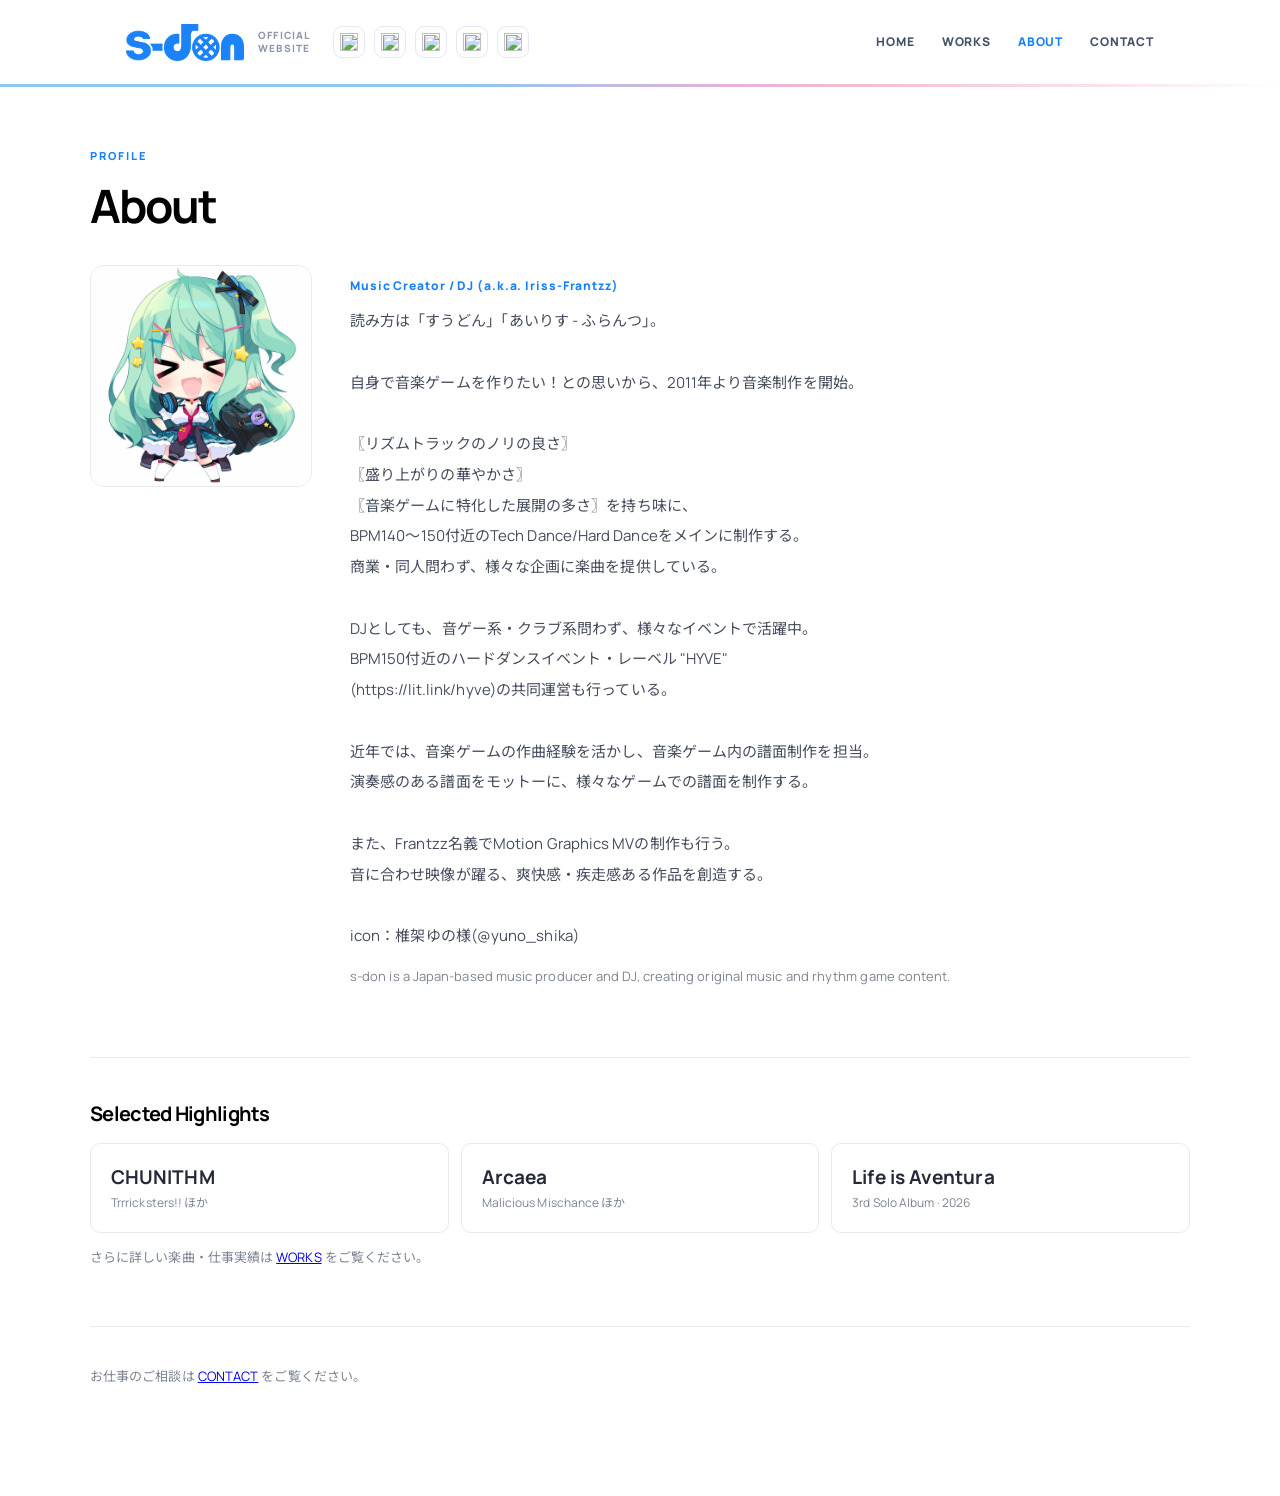
<file: about.html>
<!doctype html><html lang="ja"><head><meta charset="utf-8"><meta name="viewport" content="width=device-width, initial-scale=1"><title>ABOUT | s-don</title><meta name="description" content="s-donのプロフィール・主な実績・お問い合わせ"><link rel="preconnect" href="https://fonts.googleapis.com"><link rel="preconnect" href="https://fonts.gstatic.com" crossorigin><link href="https://fonts.googleapis.com/css2?family=Manrope:wght@400;500;600;700;800&family=Noto+Sans+JP:wght@400;500;600;700&display=swap" rel="stylesheet"><link rel="stylesheet" href="shared-design.css"></head><body><div id="shared-header"></div><main class="about-main"><p class="about-eyebrow">PROFILE</p><h1>About</h1><section class="about-intro"><img class="about-avatar" id="aboutPhoto" src="assets/sdon-about-avatar.png" alt="s-don プロフィール画像"><div><p class="about-role" id="aboutHeadline">MUSIC PRODUCER / DJ</p><div id="aboutBio" class="about-text"></div><p id="aboutBioEn" class="about-note" lang="en"></p></div></section><section class="about-section"><h2>Selected Highlights</h2><div class="about-facts"><div class="about-fact"><strong>CHUNITHM</strong><span>Trrricksters!! ほか</span></div><div class="about-fact"><strong>Arcaea</strong><span>Malicious Mischance ほか</span></div><div class="about-fact"><strong>Life is Aventura</strong><span>3rd Solo Album · 2026</span></div></div><p class="about-note">さらに詳しい楽曲・仕事実績は <a href="works.html">WORKS</a> をご覧ください。</p></section><section class="about-section"><p class="about-note">お仕事のご相談は <a href="contact.html">CONTACT</a> をご覧ください。</p></section></main><script src="content.js" defer></script><script src="site-header.js" defer></script><script defer>
(function(){
 const render=()=>{
 const a=window.SDON_CONTENT?.about||{};
 const put=(id,val)=>{const e=document.getElementById(id);if(e)e.textContent=val||''};
 put('aboutHeadline',a.headline);put('aboutBio',a.bio);put('aboutBioEn',a.bio_en);
 const image=document.getElementById('aboutPhoto');
 if(image&&a.photo&&/^(assets\/uploads\/|assets\/sdon-about-avatar\.png|https:\/\/)/.test(a.photo))image.src=a.photo;
 };
 window.addEventListener('sdon:content-ready',render);
 if(window.SDON_CONTENT)render();
})();
</script></body></html>
</file>
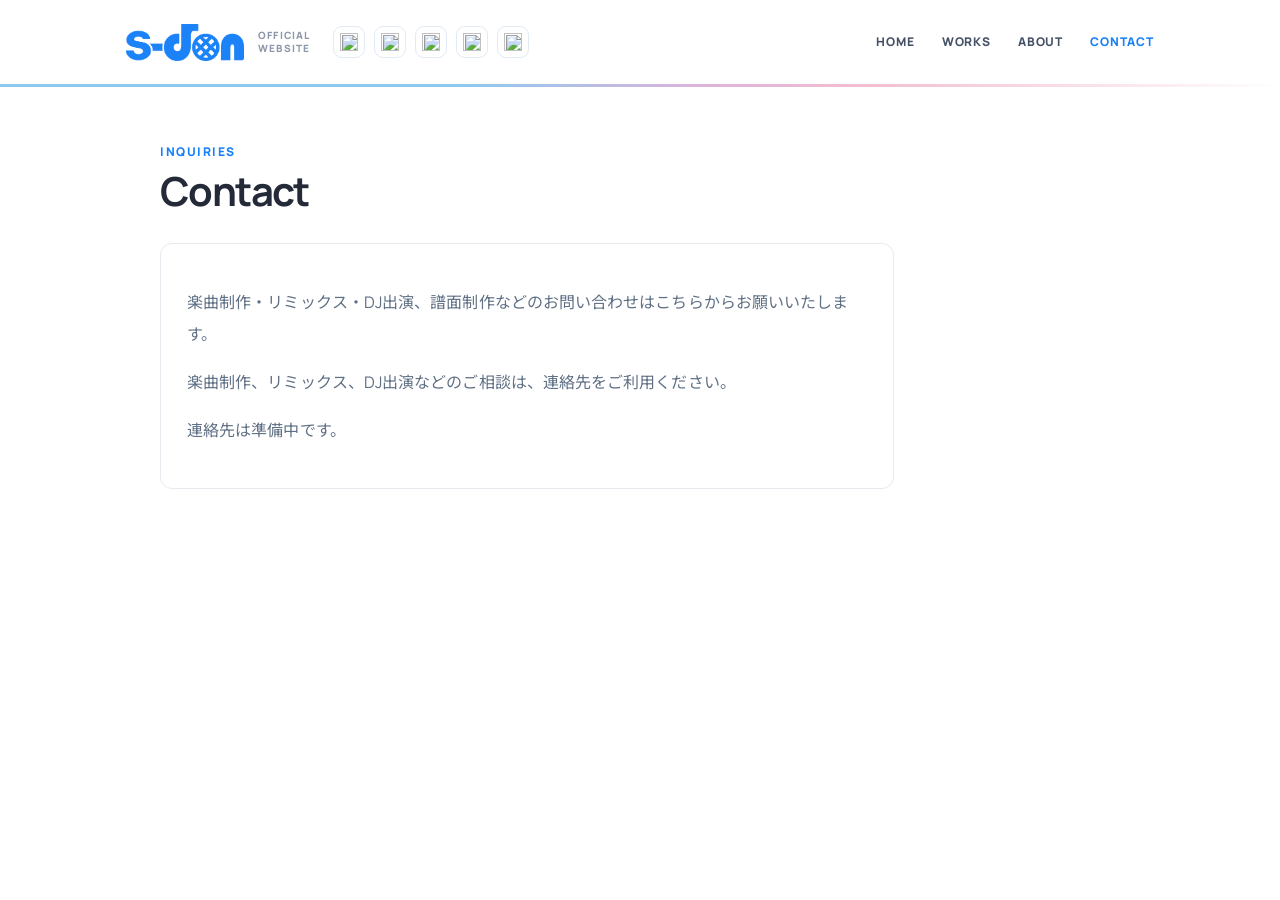
<file: contact.html>
<!doctype html><html lang="ja"><head><meta charset="utf-8"><meta name="viewport" content="width=device-width,initial-scale=1"><title>CONTACT | s-don</title><link rel="preconnect" href="https://fonts.googleapis.com"><link href="https://fonts.googleapis.com/css2?family=Manrope:wght@400;500;600;700;800&family=Noto+Sans+JP:wght@400;500;600;700&display=swap" rel="stylesheet"><link rel="stylesheet" href="shared-design.css"><style>main{max-width:960px;margin:auto;padding:56px 28px 110px;color:#252a39}h1{font-size:40px;letter-spacing:-.04em;margin:3px 0 25px}.kicker{color:#1680f8;font-size:12px;font-weight:800;letter-spacing:.13em}.contact-box{border:1px solid #e8eaf0;border-radius:12px;padding:26px;line-height:2;max-width:680px}.contact-link{color:#1680f8;font-weight:700;overflow-wrap:anywhere}p{color:#607085}@media(max-width:700px){main{padding:34px 17px 90px}h1{font-size:31px}.contact-box{padding:18px}}</style></head><body><div id="shared-header"></div><main><div class="kicker">INQUIRIES</div><h1>Contact</h1><div class="contact-box"><p>楽曲制作・リミックス・DJ出演、譜面制作などのお問い合わせはこちらからお願いいたします。</p><p id="contactNote"></p><a class="contact-link" id="contactEmail" hidden></a><p id="contactFallback">連絡先は準備中です。</p></div></main><script src="content.js" defer></script><script src="site-header.js" defer></script><script>window.addEventListener('sdon:content-ready',()=>{const a=window.SDON_CONTENT?.about||{};const n=document.getElementById('contactNote');n.textContent=a.contact_note||'';const e=document.getElementById('contactEmail');if(a.email&&/^[^@\s]+@[^@\s]+\.[^@\s]+$/.test(a.email)){e.href='mailto:'+a.email;e.textContent=a.email;e.hidden=false;document.getElementById('contactFallback').hidden=true;}});</script></body></html>
</file>
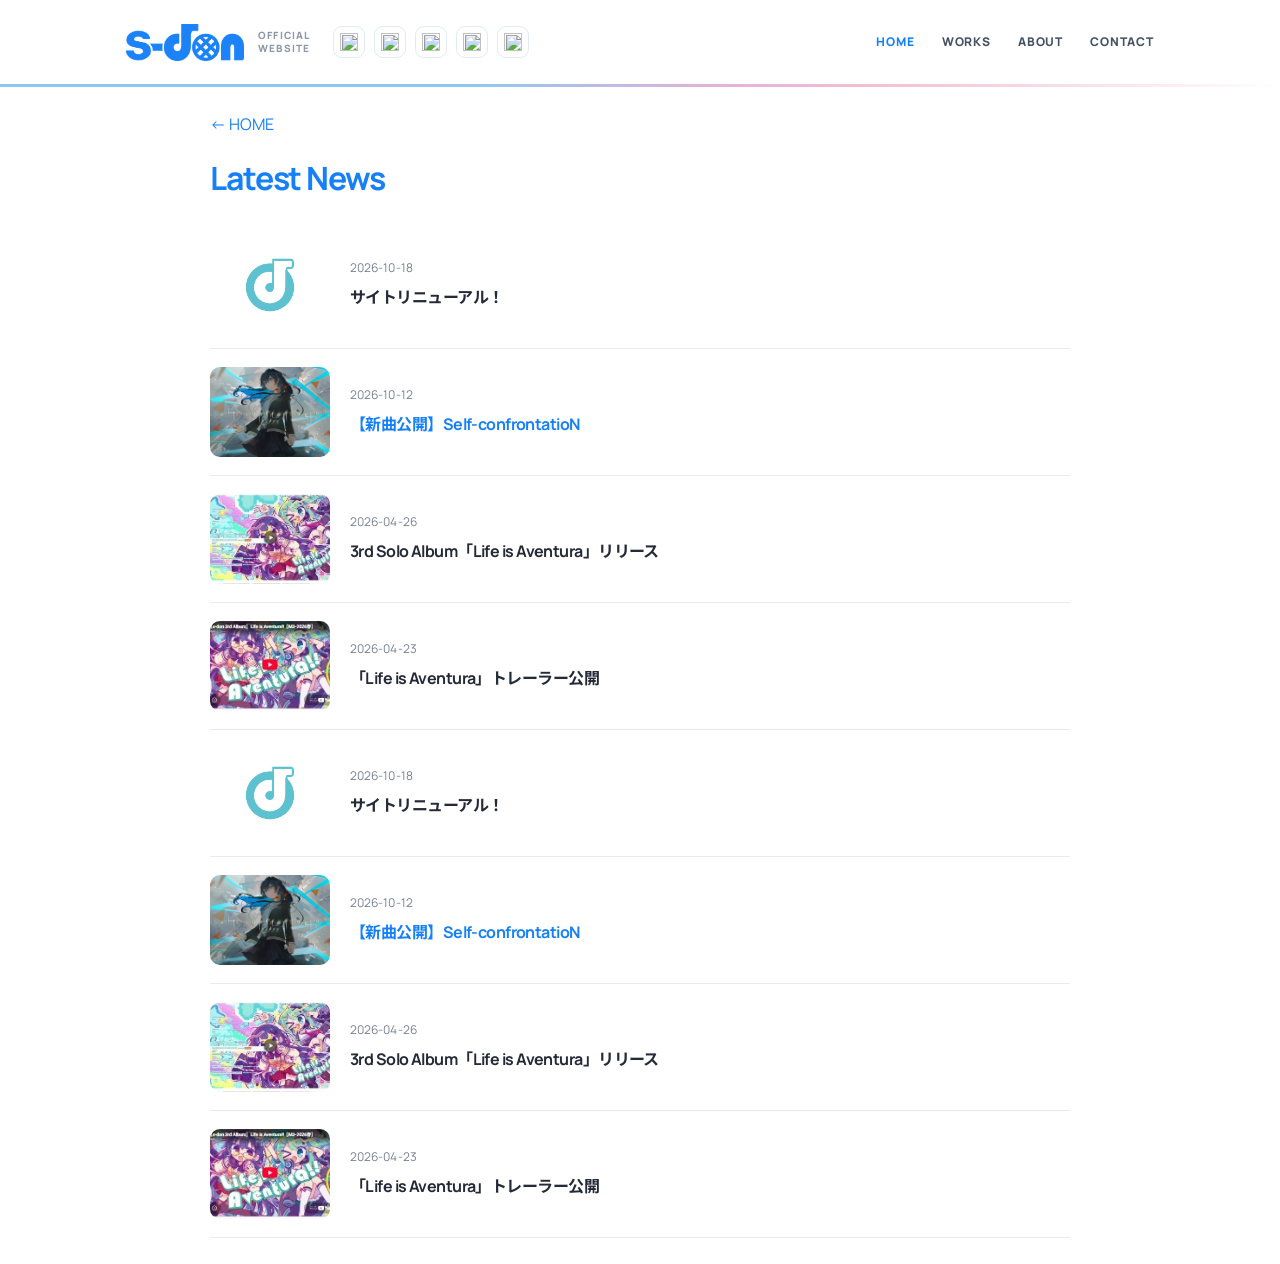
<file: news.html>
<!doctype html><html lang="ja"><head><meta charset="utf-8"><meta name="viewport" content="width=device-width,initial-scale=1"><title>NEWS | s-don</title><style>body{margin:0;background:#fff;color:#252a39;font-family:system-ui,-apple-system,sans-serif}main{max-width:860px;margin:auto;padding:26px 22px}h1{color:#1680f8}a{color:#1680f8;text-decoration:none}.entry{display:flex;gap:20px;align-items:center;border-bottom:1px solid #e8eaf0;padding:18px 0}.entry img{width:120px;height:90px;object-fit:cover;border-radius:10px}.entry time{color:#777f90;font-size:12px}.entry h2{font-size:16px;margin:7px 0}@media(max-width:500px){.entry img{width:95px;height:80px}.entry{gap:12px}}</style><script src="content.js" defer></script><script defer>window.addEventListener('sdon:content-ready',()=>{const box=document.querySelector('#entries');for(const item of window.SDON_CONTENT.news.slice().sort((a,b)=>String(b.date).localeCompare(String(a.date)))){const row=document.createElement('article');row.className='entry';const img=document.createElement('img');img.src=item.image||'assets/release.jpg';img.alt='';const content=document.createElement('div');const date=document.createElement('time');date.textContent=item.date;const h=document.createElement('h2');if(item.url){const a=document.createElement('a');a.href=item.url;a.textContent=item.title;h.append(a)}else{h.textContent=item.title}content.append(date,h);row.append(img,content);box.append(row)}});</script><link rel="preconnect" href="https://fonts.googleapis.com"><link rel="preconnect" href="https://fonts.gstatic.com" crossorigin><link href="https://fonts.googleapis.com/css2?family=Manrope:wght@400;500;600;700;800&family=Noto+Sans+JP:wght@400;500;600;700&display=swap" rel="stylesheet">
<link rel="stylesheet" href="shared-design.css"></head><body><div id="shared-header"></div><main><a href="./">← HOME</a><h1>Latest News</h1><div id="entries"></div></main><script src="content.js"></script><script src="site-header.js"></script></body></html>
</file>
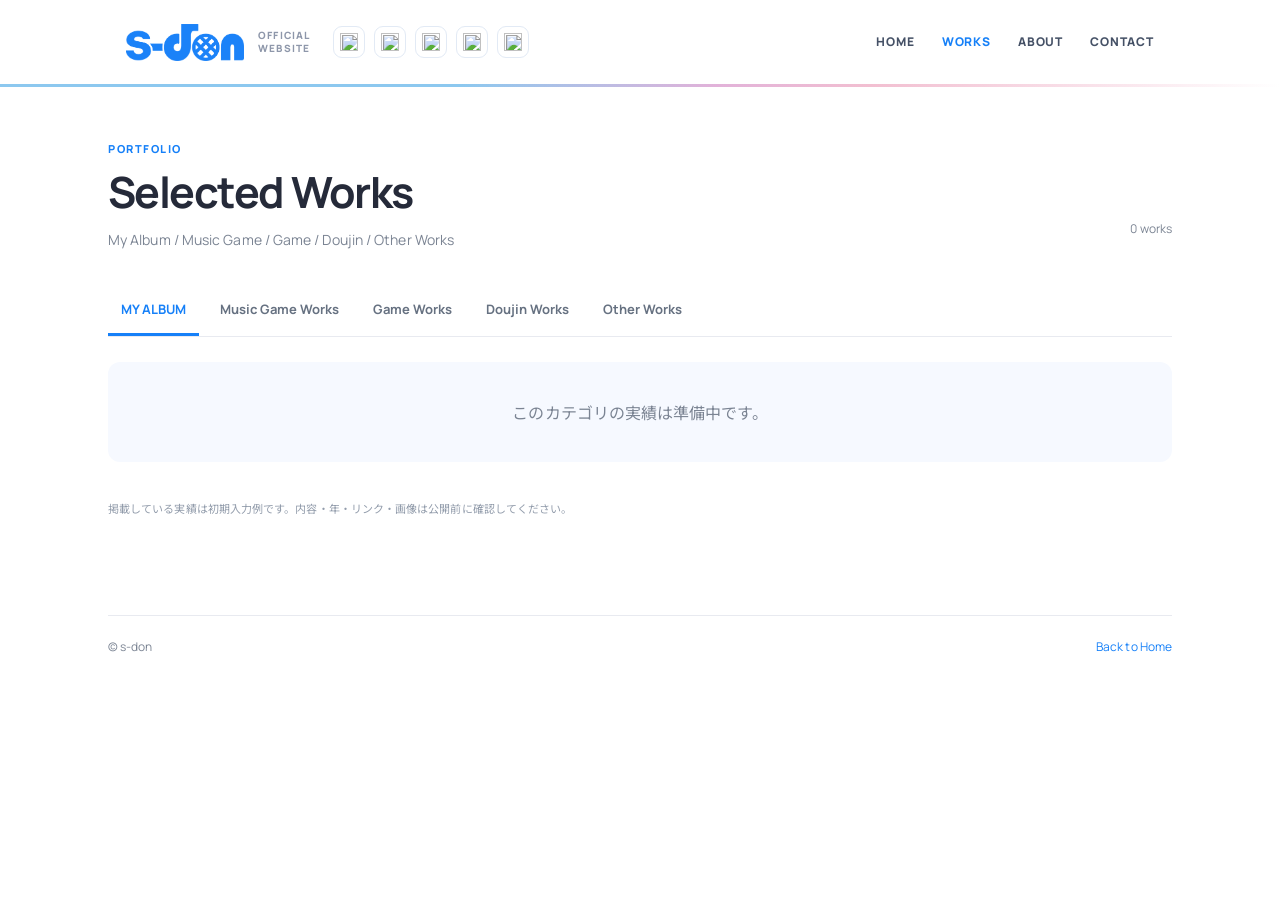
<file: works.html>
<!doctype html>
<html lang="ja"><head><meta charset="utf-8"><meta name="viewport" content="width=device-width,initial-scale=1">
<meta name="theme-color" content="#ffffff"><title>WORKS | s-don</title><meta name="description" content="s-donの音楽ゲーム・ゲーム・その他の制作実績">
<link rel="stylesheet" href="works.css"><link rel="preconnect" href="https://fonts.googleapis.com"><link rel="preconnect" href="https://fonts.gstatic.com" crossorigin><link href="https://fonts.googleapis.com/css2?family=Manrope:wght@400;500;600;700;800&family=Noto+Sans+JP:wght@400;500;600;700&display=swap" rel="stylesheet">
<link rel="stylesheet" href="shared-design.css"></head>
<body>
<div id="shared-header"></div>
<main class="main"><div class="heading"><div><p class="eyebrow">PORTFOLIO</p><h1>Selected Works</h1><p class="intro">My Album / Music Game / Game / Doujin / Other Works</p></div><p class="summary" id="total"></p></div>
<div class="tabs" role="tablist" aria-label="実績カテゴリ"><button type="button" class="tab" data-category="album" role="tab" aria-selected="true">MY ALBUM</button><button type="button" class="tab" data-category="rhythm" role="tab" aria-selected="false">Music Game Works</button><button type="button" class="tab" data-category="game" role="tab" aria-selected="false">Game Works</button><button type="button" class="tab" data-category="doujin" role="tab" aria-selected="false">Doujin Works</button><button type="button" class="tab" data-category="other" role="tab" aria-selected="false">Other Works</button></div>
<section id="gallery" aria-live="polite" aria-label="制作実績一覧"></section><p class="note">掲載している実績は初期入力例です。内容・年・リンク・画像は公開前に確認してください。</p></main>
<footer><span>© s-don</span><a href="./">Back to Home</a></footer>
<script src="content.js"></script><script src="works.js?v=17"></script>
<script src="site-header.js"></script></body></html>
</file>
<file: shared-design.css>
/* Shared visual identity: HOME + WORKS */
:root{--ui-font:"Manrope","Noto Sans JP",system-ui,-apple-system,sans-serif}
body{font-family:var(--ui-font)!important;font-weight:400;letter-spacing:.005em}
h1,h2,h3,.section-head h2,.work-title{font-family:var(--ui-font);letter-spacing:-.035em}
.site-header{height:auto!important;min-height:84px;border-bottom:1px solid #e8eaf0!important;background:#fff}
.site-header .header-inner{max-width:1100px!important;min-height:84px!important;height:auto!important;margin:auto!important;padding:13px 36px!important;display:flex!important;flex-wrap:nowrap!important;align-items:center!important;justify-content:space-between!important;gap:22px!important}
.site-header .brand-social{display:flex;align-items:center;min-width:0;gap:22px;flex:1}
.site-header .brand-identity{display:flex;align-items:center;gap:14px;flex:0 0 auto}
.site-header .brand img{display:block;width:118px;height:auto}
.site-header .brand-caption{font-size:10px;letter-spacing:.12em;line-height:1.35;color:#8e97aa;font-weight:700;white-space:nowrap}
.site-header .social-top{display:flex;align-items:center;gap:9px}
.site-header .social-icon{height:32px;width:32px;display:inline-flex;align-items:center;justify-content:center;border:1px solid #e2eaf5;border-radius:9px;background:#fff}
.site-header .social-icon .brand-icon-image{width:18px;height:18px;object-fit:contain;display:block}
.site-header .nav{display:flex!important;flex:0 0 auto;align-items:center!important;justify-content:flex-end!important;gap:27px!important;border:0!important;padding:0!important;font-size:12px!important;font-weight:700;letter-spacing:.07em}
.site-header .nav a{color:#455166;width:auto!important;height:auto!important;border:0!important;background:transparent!important;padding:7px 0!important;white-space:nowrap}
.site-header .nav a[aria-current=page]{color:#1680f8}
.site-header .nav a:hover{color:#1680f8}
@media(max-width:700px){
 .site-header .header-inner{padding:12px 16px 11px!important;display:flex!important;flex-direction:column!important;align-items:stretch!important;gap:8px!important}
 .site-header .brand-social{width:100%;flex-direction:row!important;justify-content:space-between;gap:8px!important;align-items:center}
 .site-header .brand-identity{gap:7px}.site-header .brand img{width:100px}
 .site-header .brand-caption{font-size:8px;max-width:58px;white-space:normal}
 .site-header .social-top{gap:3px}.site-header .social-icon{width:28px;min-width:28px;height:30px;border:0;padding:3px}
 .site-header .social-icon .brand-icon-image{height:21px;width:21px}
 .site-header .nav{align-self:flex-end!important;width:auto!important;gap:17px!important;font-size:11px!important;letter-spacing:.04em!important;justify-content:flex-end!important}
 .site-header .nav a{padding:3px 0!important}
}
@media(max-width:360px){.site-header .brand img{width:88px}.site-header .social-icon{width:25px;min-width:25px}.site-header .social-icon .brand-icon-image{width:18px;height:18px}.site-header .nav{gap:12px!important}}

/* v7: one shared header component, identical across routes */
.site-header .header-inner{box-sizing:border-box!important}
.site-header .nav a[aria-current="page"]{color:#1680f8!important}
.site-header .brand-social{margin:0!important}
.site-header .brand-identity{margin:0!important}
.site-header .social-top{margin:0!important}
.site-header .social-icon img{display:block;width:18px;height:18px;object-fit:contain}
@media(max-width:700px){.site-header .header-inner{flex-direction:column!important;align-items:stretch!important}.site-header .nav{align-self:flex-end!important;justify-content:flex-end!important}.site-header .brand-social{width:100%}}
/* Accessible News overlay */
.news-dialog{width:min(760px,calc(100vw - 28px));max-height:min(85vh,860px);padding:0;border:1px solid #e0e9f6;border-radius:14px;box-shadow:0 25px 80px #16243b45;overflow:hidden;background:#fff;color:#252a39}
.news-dialog::backdrop{background:#17243a8a;backdrop-filter:blur(3px)}
.news-dialog-head{display:flex;justify-content:space-between;align-items:center;padding:20px 24px;border-bottom:1px solid #e8eaf0}.news-dialog-head h2{margin:0;font-size:22px}.news-close{border:0;border-radius:8px;background:#f1f5fc;color:#252a39;font-size:24px;width:40px;height:40px;cursor:pointer}.news-dialog-list{max-height:calc(85vh - 82px);overflow-y:auto;padding:10px 24px 22px}.news-popup-item{display:grid;grid-template-columns:115px minmax(0,1fr);gap:16px;align-items:center;border-bottom:1px solid #e8eaf0;padding:14px 0}.news-popup-item img{width:115px;aspect-ratio:16/9;object-fit:cover;border-radius:9px}.news-popup-item time{font-size:11px;color:#7b8493}.news-popup-item h3{font-size:14px;line-height:1.5;margin:6px 0}.news-popup-item a{color:#1680f8;font-size:12px}.news-dialog button:focus-visible,.news-dialog a:focus-visible{outline:2px solid #1680f8;outline-offset:3px}
@media(max-width:700px){.news-dialog-head{padding:14px 16px}.news-dialog-list{padding:8px 16px 18px}.news-popup-item{grid-template-columns:100px minmax(0,1fr);gap:12px}.news-popup-item img{width:100px}.news-popup-item h3{font-size:12px}}

/* Official Amazon Music asset is white: show against dark backing */
.service-icon.amazon{background:#20252c;padding:3px;border-radius:5px;width:30px;height:26px}
.service-icon.amazon img{width:24px!important;height:20px!important;object-fit:contain}
.more-link{border:0;background:none;padding:4px 0;cursor:pointer;font-family:inherit}.more-link:hover{text-decoration:underline}


/* v8: common PC header alignment and rainbow divider */
#shared-header { width: 100%; display: block; }
#shared-header .site-header {
  width: 100%;
  margin: 0 !important;
  padding: 0 !important;
  border-bottom: 0 !important;
  box-sizing: border-box;
}
#shared-header .header-inner {
  width: 100%;
  max-width: 1100px !important;
  min-height: 84px !important;
  padding: 13px 36px !important;
  margin: 0 auto !important;
  box-sizing: border-box;
}
#shared-header .brand-social { flex: 1 1 auto; min-width: 0; }
#shared-header .nav { margin-left: auto !important; }
#shared-header .pink-stripe {
  display: block !important;
  width: 100%;
  height: 3px !important;
  border: 0;
  margin: 0 !important;
  background: linear-gradient(90deg,
    #8cc8ef 0%, #8cc8ef 36%, #e2b2d9 56%,
    #f2bfd1 68%, transparent 100%) !important;
}
@media (max-width: 700px) {
  #shared-header .header-inner {
    min-height: 0 !important;
    padding: 12px 16px 11px !important;
  }
}

/* VIDEO: URL controlled from CMS, 16:9 both devices */
.featured-video{max-width:1100px;margin:26px auto 0;padding:0 36px;box-sizing:border-box}
.featured-video-inner{max-width:780px;margin:auto;aspect-ratio:16/9;position:relative;border-radius:12px;overflow:hidden;background:#10151f}
.featured-video-inner iframe,.video-poster,.video-poster img{display:block;width:100%;height:100%;border:0}
.video-poster{cursor:pointer;position:relative;padding:0;background:#10151f}.video-poster img{object-fit:cover}.video-play{position:absolute;left:50%;top:50%;transform:translate(-50%,-50%);background:#e43f52;color:#fff;border-radius:13px;padding:13px 20px;font-size:24px;box-shadow:0 8px 22px #1118}.video-poster:focus-visible{outline:3px solid #1680f8;outline-offset:-3px}
@media(max-width:700px){.featured-video{padding:0 15px;margin-top:16px}.featured-video-inner{border-radius:9px}}
/* Amazon branding: recognizable wordmark alongside service label, not an unapproved smile-only mark */
.service-icon.amazon{background:transparent;width:28px;height:25px;padding:0}.service-icon.amazon img{width:27px!important;height:24px!important;object-fit:contain}
/* ABOUT */
.about-main{max-width:1100px;margin:0 auto;padding:50px 36px 95px}.about-eyebrow{color:#1680f8;letter-spacing:.18em;font-size:11px;font-weight:800}.about-main h1{font-size:clamp(32px,4vw,46px);letter-spacing:-.045em;margin:8px 0 28px}.about-intro{display:grid;grid-template-columns:220px minmax(0,1fr);gap:40px;align-items:start}.about-avatar{width:220px;aspect-ratio:1;object-fit:cover;border-radius:14px;background:#f4f6fb;border:1px solid #e8eaf0}.about-text{font-size:15px;line-height:2;color:#454d5c}.about-role{font-weight:800;color:#1680f8;font-size:12px;letter-spacing:.075em}.about-section{margin-top:56px;border-top:1px solid #e8eaf0;padding-top:25px}.about-section h2{font-size:20px}.about-facts{display:grid;grid-template-columns:repeat(3,minmax(0,1fr));gap:12px}.about-fact{padding:20px;border:1px solid #e8eaf0;border-radius:10px}.about-fact strong{font-size:19px;color:#252a39;display:block}.about-fact span{font-size:12px;color:#7b8493}.about-email{color:#1680f8;overflow-wrap:anywhere}.about-note{font-size:13px;line-height:1.8;color:#7b8493}
@media(max-width:700px){.about-main{padding:27px 16px 62px}.about-intro{grid-template-columns:112px minmax(0,1fr);gap:16px}.about-avatar{width:112px}.about-text{font-size:13px;line-height:1.8}.about-facts{grid-template-columns:1fr}.about-section{margin-top:38px}}

/* V10 global navigation alignment, consistent across pages */
#shared-header .site-header .header-inner{max-width:1100px!important;margin-inline:auto!important}
#shared-header nav.nav a, #shared-header nav.nav a:first-child {
 text-decoration:none!important;border:0!important;border-bottom:0!important;box-shadow:none!important;outline-offset:3px;background:transparent!important;color:#455166!important;
}
#shared-header nav.nav a[aria-current="page"],#shared-header nav.nav a[aria-current="page"]:first-child{color:#1680f8!important}
#shared-header nav.nav a:hover{color:#1680f8!important}
#shared-header .pink-stripe{background:linear-gradient(90deg,#8cc8ef 0%,#8cc8ef 36%,#e2b2d9 56%,#f2bfd1 68%,transparent 100%)!important}
@media(max-width:700px){#shared-header nav.nav{gap:14px!important;font-size:10px!important;flex-wrap:wrap;justify-content:flex-end!important}}
/* About biography: preserve line breaks */
.about-text{white-space:pre-line;line-height:2.05}
.about-avatar{object-fit:contain;background:#fff}

/* v11: force the exact same header geometry and rainbow separator on every page */
#shared-header {display:block;width:100%;}
#shared-header .site-header{height:auto!important;min-height:84px!important;border:0!important;margin:0!important;padding:0!important;background:#fff!important;}
#shared-header .site-header .header-inner{width:100%!important;max-width:1100px!important;min-height:84px!important;height:auto!important;box-sizing:border-box!important;margin:0 auto!important;padding:13px 36px!important;display:flex!important;flex-direction:row!important;flex-wrap:nowrap!important;align-items:center!important;justify-content:space-between!important;gap:22px!important;}
#shared-header .brand-social{display:flex!important;flex:1 1 auto!important;align-items:center!important;gap:22px!important;min-width:0!important;}
#shared-header .brand-identity{display:flex!important;align-items:center!important;gap:14px!important;}
#shared-header .social-top{display:flex!important;align-items:center!important;gap:9px!important;}
#shared-header .nav{display:flex!important;flex:0 0 auto!important;align-items:center!important;justify-content:flex-end!important;gap:27px!important;margin:0!important;padding:0!important;width:auto!important;border:0!important;}
#shared-header .nav a{display:inline-block!important;width:auto!important;height:auto!important;padding:7px 0!important;border:0!important;background:transparent!important;text-decoration:none!important;box-shadow:none!important;color:#455166!important;white-space:nowrap;}
#shared-header .nav a[aria-current=page]{color:#1680f8!important;}
#shared-header .pink-stripe{display:block!important;width:100%!important;height:3px!important;margin:0!important;border:0!important;background:linear-gradient(90deg,#78c6e8 0%,#c5d4eb 38%,#e6a6c7 75%,#ffbecb 100%)!important;}
#aboutBio{white-space:pre-wrap;}
@media(max-width:700px){
 #shared-header .site-header .header-inner{min-height:0!important;padding:12px 16px 11px!important;flex-direction:column!important;align-items:stretch!important;gap:8px!important;}
 #shared-header .brand-social{width:100%!important;justify-content:space-between!important;gap:8px!important;}
 #shared-header .social-top{gap:3px!important;}
 #shared-header .nav{align-self:flex-end!important;gap:17px!important;}
 #shared-header .nav a{padding:3px 0!important;}
}


/* v16: desktop header alignment across all documents.
   Normalize default body margins (notably ABOUT/CONTACT), and reserve
   scrollbar width on short and long pages alike. */
html { margin: 0 !important; padding: 0 !important; }
body { margin: 0 !important; padding: 0 !important; min-width: 0; }
#shared-header { display: block !important; width: 100% !important; margin: 0 !important; padding: 0 !important; box-sizing: border-box !important; }
@media (min-width: 701px) {
  html { overflow-y: scroll; }
}
</file>
<file: works.css>
:root{--blue:#1680f8;--pink:#e6a6c7;--ink:#252a39;--sub:#7b8493;--line:#e8eaf0;--pale:#f6f9ff}*{box-sizing:border-box}body{margin:0;background:#fff;color:var(--ink);font-family:Inter,-apple-system,BlinkMacSystemFont,"Hiragino Kaku Gothic ProN","Yu Gothic",sans-serif;-webkit-font-smoothing:antialiased}a{color:inherit;text-decoration:none}.site-header{border-bottom:2px solid var(--pink)}.header-inner{max-width:1120px;min-height:80px;padding:12px 26px;margin:auto;display:flex;gap:20px;align-items:center}.brand img{display:block;width:116px;height:auto}.brand-caption{font-size:10px;color:#929eaf;letter-spacing:.1em;font-weight:700;margin-right:auto}.site-header nav{display:flex;align-items:center;gap:24px}.site-header nav a{font-size:12px;letter-spacing:.04em;font-weight:700}.site-header nav a:hover,.site-header nav .selected{color:var(--blue)}.main{max-width:1120px;margin:0 auto;padding:54px 28px 88px}.heading{display:flex;align-items:end;justify-content:space-between;gap:20px}.eyebrow{font-size:11px;letter-spacing:.14em;color:var(--blue);font-weight:800;margin:0 0 6px}h1{font-size:clamp(29px,4vw,43px);letter-spacing:-.05em;margin:0}.intro{color:var(--sub);font-size:14px;margin:9px 0 0}.summary{color:var(--sub);font-size:12px}.tabs{display:flex;gap:8px;border-bottom:1px solid var(--line);margin:38px 0 25px;overflow-x:auto;scrollbar-width:thin}.tab{cursor:pointer;border:none;background:transparent;padding:13px 13px 15px;white-space:nowrap;font-size:13px;font-weight:700;font-family:inherit;color:#667181;border-bottom:3px solid transparent}.tab[aria-selected=true]{color:var(--blue);border-bottom-color:var(--blue)}.gallery{display:grid;grid-template-columns:repeat(4,minmax(0,1fr));gap:27px 18px}.work-card{min-width:0;display:flex;flex-direction:column}.cover{aspect-ratio:1/1;display:block;border-radius:10px;overflow:hidden;background:linear-gradient(145deg,#e8efff,#f7ecf3);border:1px solid var(--line);position:relative}.cover img{width:100%;height:100%;object-fit:cover;display:block}.cover.placeholder{display:flex;align-items:center;justify-content:center;padding:18px}.placeholder-mark{font-weight:800;text-transform:uppercase;letter-spacing:.11em;font-size:12px;text-align:center;color:#7294c5}.tag{color:var(--blue);font-size:10px;font-weight:800;letter-spacing:.06em;margin-top:11px}.work-title{font-size:14px;line-height:1.4;font-weight:800;margin:5px 0 3px;overflow-wrap:anywhere}.project,.credit{font-size:12px;color:var(--sub);line-height:1.5;margin:0}.credit{margin-top:2px}.work-card a:hover .work-title{color:var(--blue)}.work-card a:focus-visible,.tab:focus-visible{outline:3px solid var(--blue);outline-offset:3px}.texts{display:grid;grid-template-columns:repeat(2,minmax(0,1fr));gap:14px}.text-card{padding:20px;border:1px solid var(--line);border-radius:12px;background:#fff}.text-card h2{font-size:17px;margin:8px 0 7px}.text-card p{color:var(--sub);font-size:13px;line-height:1.65;margin:5px 0}.text-card .year{font-size:11px;color:var(--blue);font-weight:800}.text-card a{color:var(--blue);font-size:12px;font-weight:700;display:inline-block;margin-top:10px}.empty{padding:38px 18px;text-align:center;color:var(--sub);background:var(--pale);border-radius:12px}.note{font-size:11px;color:#929cab;margin-top:38px}footer{border-top:1px solid var(--line);max-width:1064px;margin:auto;padding:22px 0 50px;display:flex;justify-content:space-between;font-size:12px;color:var(--sub)}footer a{color:var(--blue)}@media(max-width:750px){.header-inner{padding:15px 18px;flex-wrap:wrap;gap:10px 12px}.brand img{width:98px}.brand-caption{font-size:9px;margin-right:auto}.site-header nav{gap:16px}.site-header nav a{font-size:11px}.main{padding:32px 17px 58px}.heading{display:block}.summary{margin-top:9px}.tabs{margin:26px 0 19px}.tab{font-size:12px;padding:10px 11px 13px}.gallery{grid-template-columns:repeat(2,minmax(0,1fr));gap:20px 12px}.work-title{font-size:13px}.tag{margin-top:8px}.texts{grid-template-columns:1fr}.text-card{padding:16px}footer{margin:0 17px;padding:22px 0 40px}}@media(max-width:365px){.site-header nav{width:100%;justify-content:flex-end}.gallery{gap:18px 10px}}
</file>
